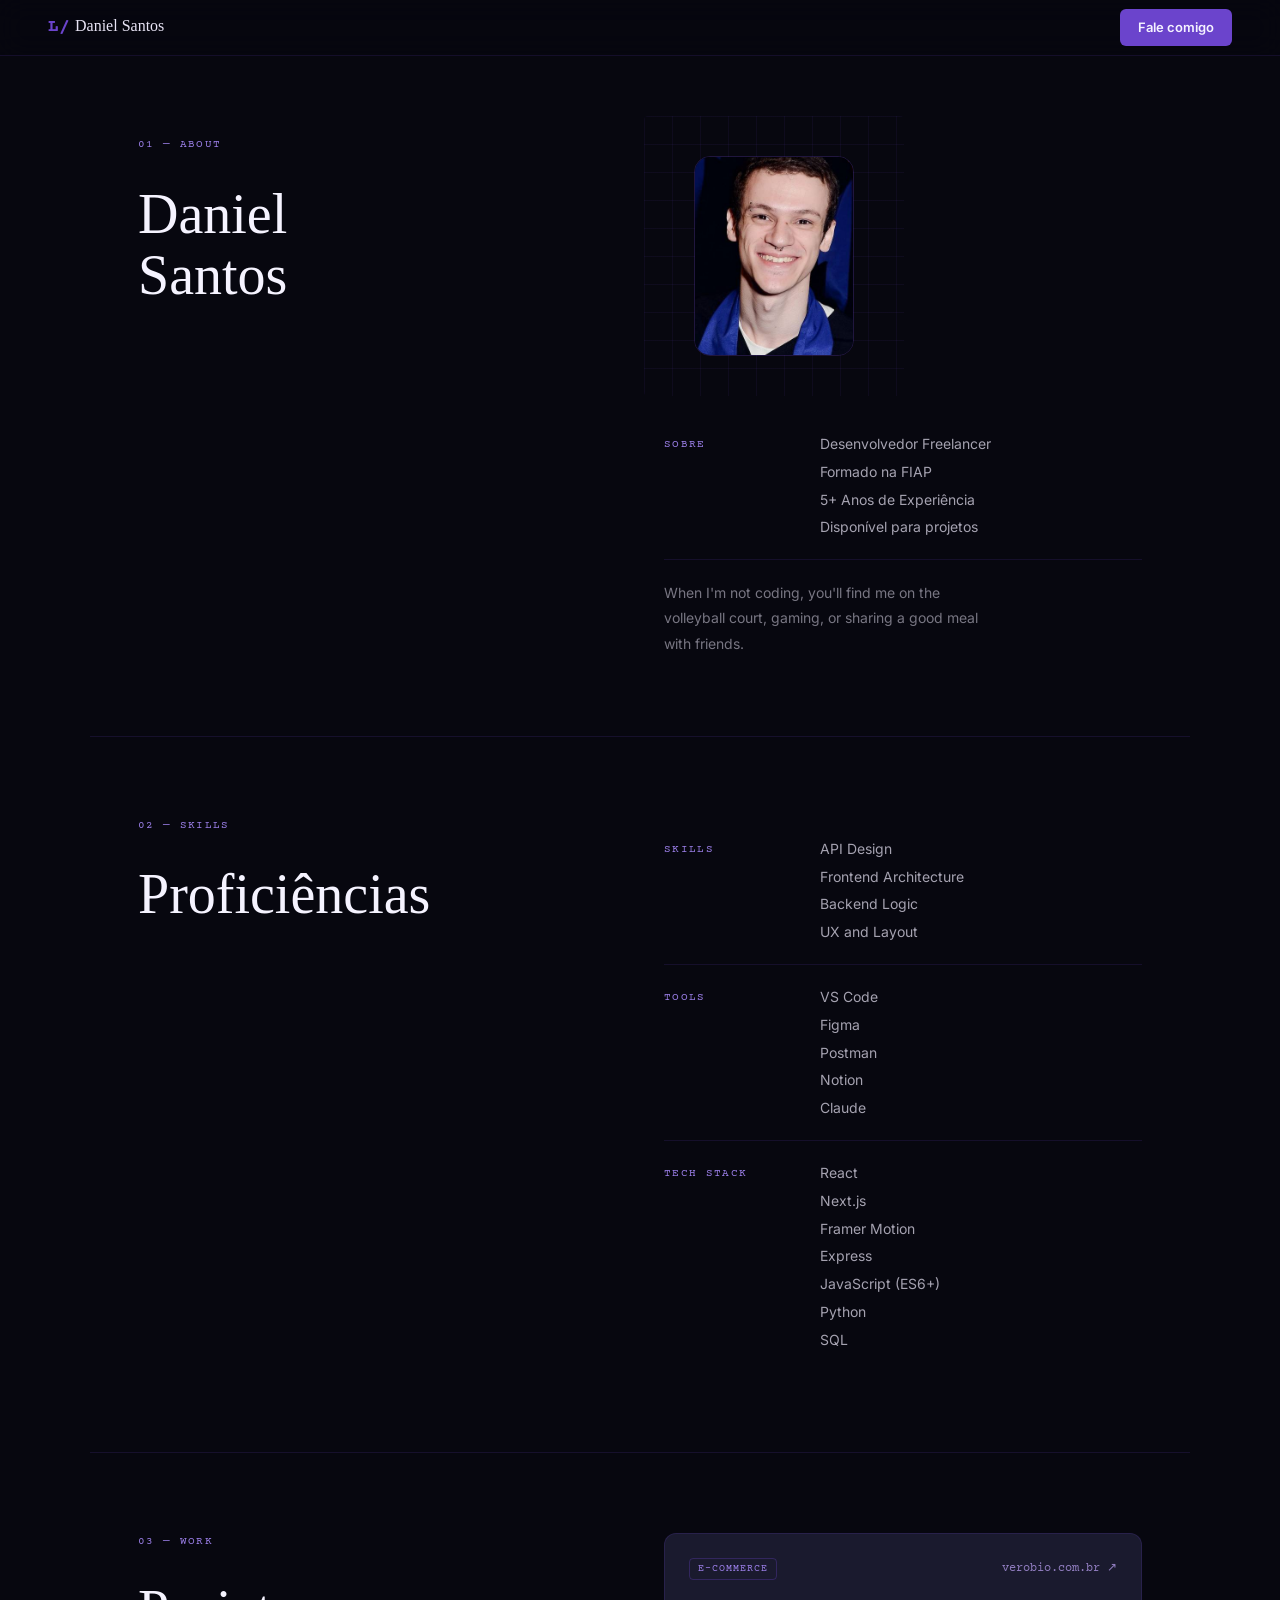
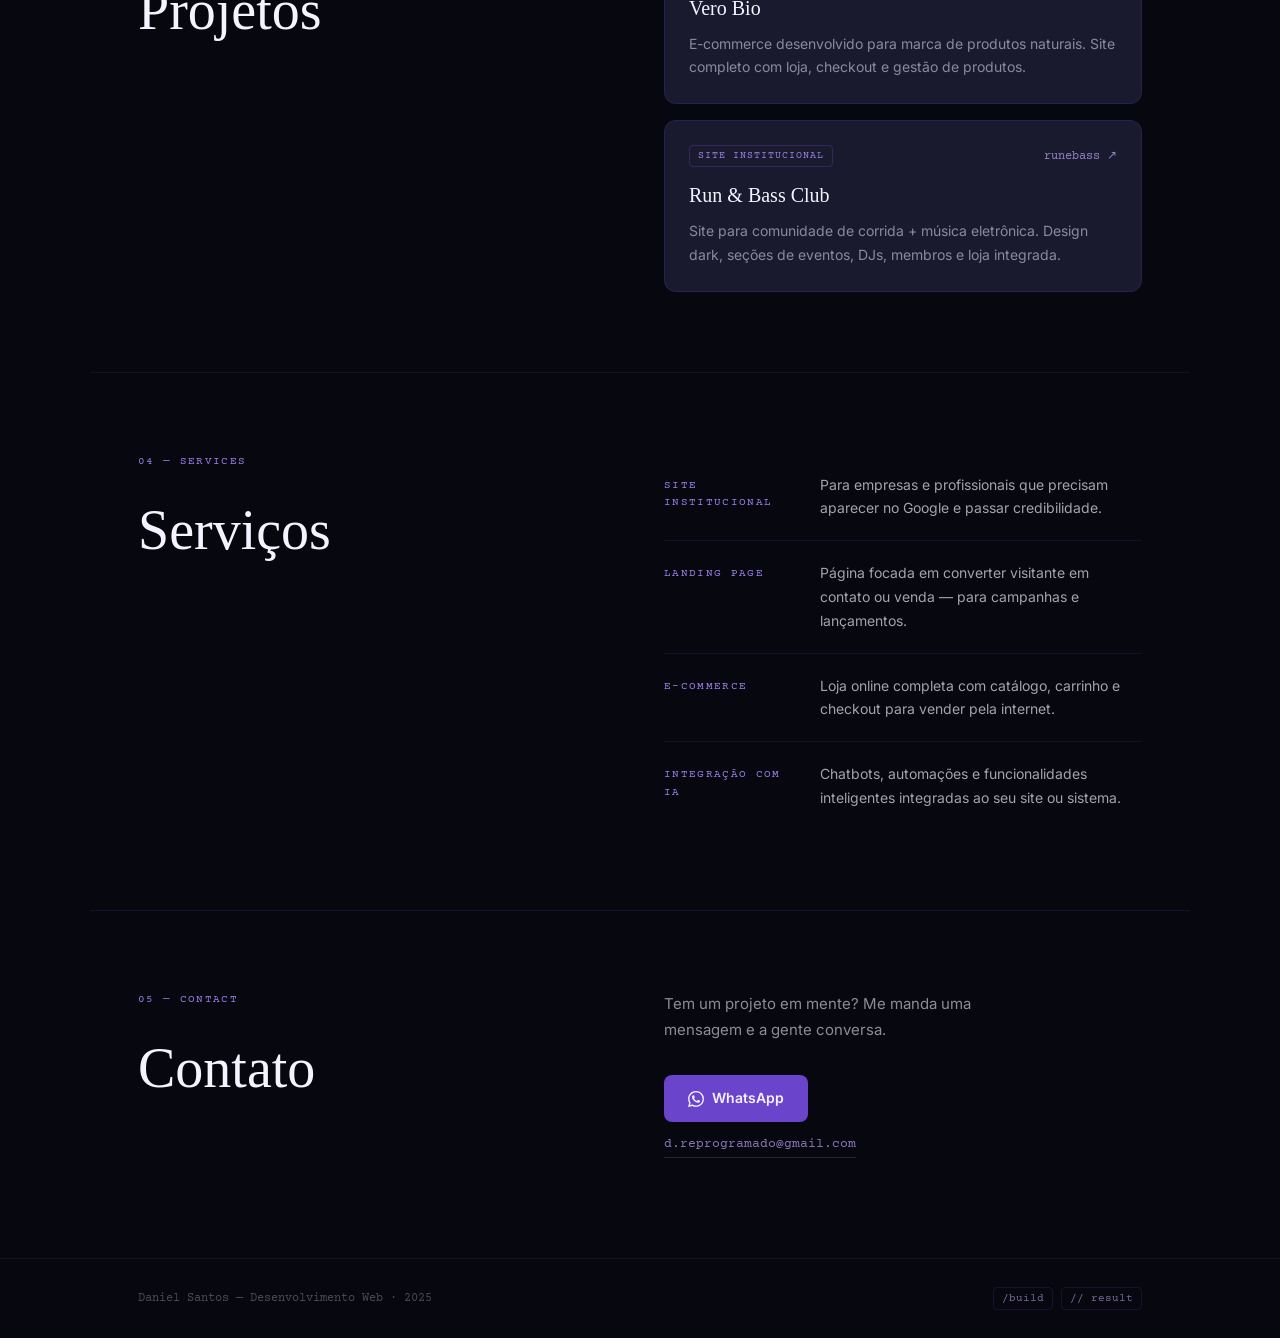
<file: index.html>
<!DOCTYPE html>
<html lang="pt-BR">
<head>
  <meta charset="UTF-8" />
  <meta name="viewport" content="width=device-width, initial-scale=1.0"/>
  <title>Daniel Santos — Desenvolvedor Freelancer</title>
  <link rel="preconnect" href="https://fonts.googleapis.com" />
  <link rel="preconnect" href="https://fonts.gstatic.com" crossorigin />
  <link href="https://fonts.googleapis.com/css2?family=Inter:wght@400;500;600&family=Courier+Prime:wght@400;700&display=swap" rel="stylesheet"/>
  <link rel="stylesheet" href="css/css.css"/>
</head>
<body>

  <!-- NAV -->
  <nav>
    <a href="#" class="brand">
      <span class="brand-icon">L/</span>
      <span class="brand-name">Daniel Santos</span>
    </a>
    <a class="cta-btn" href="https://wa.me/5511964172271" target="_blank" rel="noopener">Fale comigo</a>
  </nav>

  <!-- HERO -->
  <section class="section">
    <div class="fade-in">
      <p style="font-family:var(--font-code);font-size:11px;letter-spacing:.12em;text-transform:uppercase;color:var(--pulse);margin-bottom:14px;">01 — About</p>
      <h1 class="section-title">Daniel<br>Santos</h1>
    </div>

    <div class="right-col fade-in">
      <div class="photo-wrapper">
        <div class="grid-bg"></div>
        <img src="assets/foto.jpg" alt="Daniel Santos" />
      </div>

      <div class="info-block">
        <div class="info-label">Sobre</div>
        <div class="info-values">
          <span>Desenvolvedor Freelancer</span>
          <span>Formado na FIAP</span>
          <span>5+ Anos de Experiência</span>
          <span>Disponível para projetos</span>
        </div>
      </div>

      <div class="bio-text">
        When I'm not coding, you'll find me on the volleyball court, gaming, or sharing a good meal with friends.
      </div>
    </div>
  </section>

  <hr class="divider-line" />

  <!-- PROFICIENCIES -->
  <section class="section">
    <div class="fade-in">
      <p style="font-family:var(--font-code);font-size:11px;letter-spacing:.12em;text-transform:uppercase;color:var(--pulse);margin-bottom:14px;">02 — Skills</p>
      <h2 class="section-title">Profi&shy;ciên&shy;cias</h2>
    </div>

    <div class="right-col fade-in">
      <div class="info-block">
        <div class="info-label">Skills</div>
        <div class="info-values">
          <span>API Design</span>
          <span>Frontend Architecture</span>
          <span>Backend Logic</span>
          <span>UX and Layout</span>
        </div>
      </div>

      <div class="info-block">
        <div class="info-label">Tools</div>
        <div class="info-values">
          <span>VS Code</span>
          <span>Figma</span>
          <span>Postman</span>
          <span>Notion</span>
          <span>Claude</span>
        </div>
      </div>

      <div class="info-block">
        <div class="info-label">Tech Stack</div>
        <div class="info-values">
          <span>React</span>
          <span>Next.js</span>
          <span>Framer Motion</span>
          <span>Express</span>
          <span>JavaScript (ES6+)</span>
          <span>Python</span>
          <span>SQL</span>
        </div>
      </div>
    </div>
  </section>

  <hr class="divider-line" />

  <!-- PROJETOS -->
  <section class="section">
    <div class="fade-in">
      <p style="font-family:var(--font-code);font-size:11px;letter-spacing:.12em;text-transform:uppercase;color:var(--pulse);margin-bottom:14px;">03 — Work</p>
      <h2 class="section-title">Projetos</h2>
    </div>

    <div class="right-col fade-in">
      <div class="project-card">
        <div class="project-header">
          <span class="project-tag">E-commerce</span>
          <a href="https://verobio.com.br" target="_blank" rel="noopener" class="project-link">verobio.com.br ↗</a>
        </div>
        <div class="project-title">Vero Bio</div>
        <div class="project-desc">E-commerce desenvolvido para marca de produtos naturais. Site completo com loja, checkout e gestão de produtos.</div>
      </div>

      <div class="project-card">
        <div class="project-header">
          <span class="project-tag">Site Institucional</span>
          <a href="https://reprogramado.github.io/runebass-site/" target="_blank" rel="noopener" class="project-link">runebass ↗</a>
        </div>
        <div class="project-title">Run &amp; Bass Club</div>
        <div class="project-desc">Site para comunidade de corrida + música eletrônica. Design dark, seções de eventos, DJs, membros e loja integrada.</div>
      </div>
    </div>
  </section>

  <hr class="divider-line" />

  <!-- SERVIÇOS -->
  <section class="section">
    <div class="fade-in">
      <p style="font-family:var(--font-code);font-size:11px;letter-spacing:.12em;text-transform:uppercase;color:var(--pulse);margin-bottom:14px;">04 — Services</p>
      <h2 class="section-title">Serviços</h2>
    </div>

    <div class="right-col fade-in">
      <div class="info-block">
        <div class="info-label">Site Institucional</div>
        <div class="info-values">
          <span>Para empresas e profissionais que precisam aparecer no Google e passar credibilidade.</span>
        </div>
      </div>

      <div class="info-block">
        <div class="info-label">Landing Page</div>
        <div class="info-values">
          <span>Página focada em converter visitante em contato ou venda — para campanhas e lançamentos.</span>
        </div>
      </div>

      <div class="info-block">
        <div class="info-label">E-commerce</div>
        <div class="info-values">
          <span>Loja online completa com catálogo, carrinho e checkout para vender pela internet.</span>
        </div>
      </div>

      <div class="info-block">
        <div class="info-label">Integração com IA</div>
        <div class="info-values">
          <span>Chatbots, automações e funcionalidades inteligentes integradas ao seu site ou sistema.</span>
        </div>
      </div>
    </div>
  </section>

  <hr class="divider-line" />

  <!-- CONTATO -->
  <section class="section contact-section">
    <div class="fade-in">
      <p style="font-family:var(--font-code);font-size:11px;letter-spacing:.12em;text-transform:uppercase;color:var(--pulse);margin-bottom:14px;">05 — Contact</p>
      <h2 class="section-title">Contato</h2>
    </div>

    <div class="right-col fade-in">
      <p class="contact-text">Tem um projeto em mente? Me manda uma mensagem e a gente conversa.</p>
      <div class="contact-actions">
        <a href="https://wa.me/5511964172271" target="_blank" rel="noopener" class="btn-whatsapp">
          <svg width="16" height="16" viewBox="0 0 24 24" fill="currentColor"><path d="M17.472 14.382c-.297-.149-1.758-.867-2.03-.967-.273-.099-.471-.148-.67.15-.197.297-.767.966-.94 1.164-.173.199-.347.223-.644.075-.297-.15-1.255-.463-2.39-1.475-.883-.788-1.48-1.761-1.653-2.059-.173-.297-.018-.458.13-.606.134-.133.298-.347.446-.52.149-.174.198-.298.298-.497.099-.198.05-.371-.025-.52-.075-.149-.669-1.612-.916-2.207-.242-.579-.487-.5-.669-.51-.173-.008-.371-.01-.57-.01-.198 0-.52.074-.792.372-.272.297-1.04 1.016-1.04 2.479 0 1.462 1.065 2.875 1.213 3.074.149.198 2.096 3.2 5.077 4.487.709.306 1.262.489 1.694.625.712.227 1.36.195 1.871.118.571-.085 1.758-.719 2.006-1.413.248-.694.248-1.289.173-1.413-.074-.124-.272-.198-.57-.347m-5.421 7.403h-.004a9.87 9.87 0 0 1-5.031-1.378l-.361-.214-3.741.982.998-3.648-.235-.374a9.86 9.86 0 0 1-1.51-5.26c.001-5.45 4.436-9.884 9.888-9.884 2.64 0 5.122 1.03 6.988 2.898a9.825 9.825 0 0 1 2.893 6.994c-.003 5.45-4.437 9.884-9.885 9.884m8.413-18.297A11.815 11.815 0 0 0 12.05 0C5.495 0 .16 5.335.157 11.892c0 2.096.547 4.142 1.588 5.945L.057 24l6.305-1.654a11.882 11.882 0 0 0 5.683 1.448h.005c6.554 0 11.89-5.335 11.893-11.893a11.821 11.821 0 0 0-3.48-8.413z"/></svg>
          WhatsApp
        </a>
        <a href="mailto:d.reprogramado@gmail.com" class="btn-email">d.reprogramado@gmail.com</a>
      </div>
    </div>
  </section>

  <footer>
    <div class="footer-inner">
      <span class="footer-copy">Daniel Santos — Desenvolvimento Web · 2025</span>
      <div class="footer-badges">
        <span class="footer-badge">/build</span>
        <span class="footer-badge">// result</span>
      </div>
    </div>
  </footer>

</body>
</html>
</file>
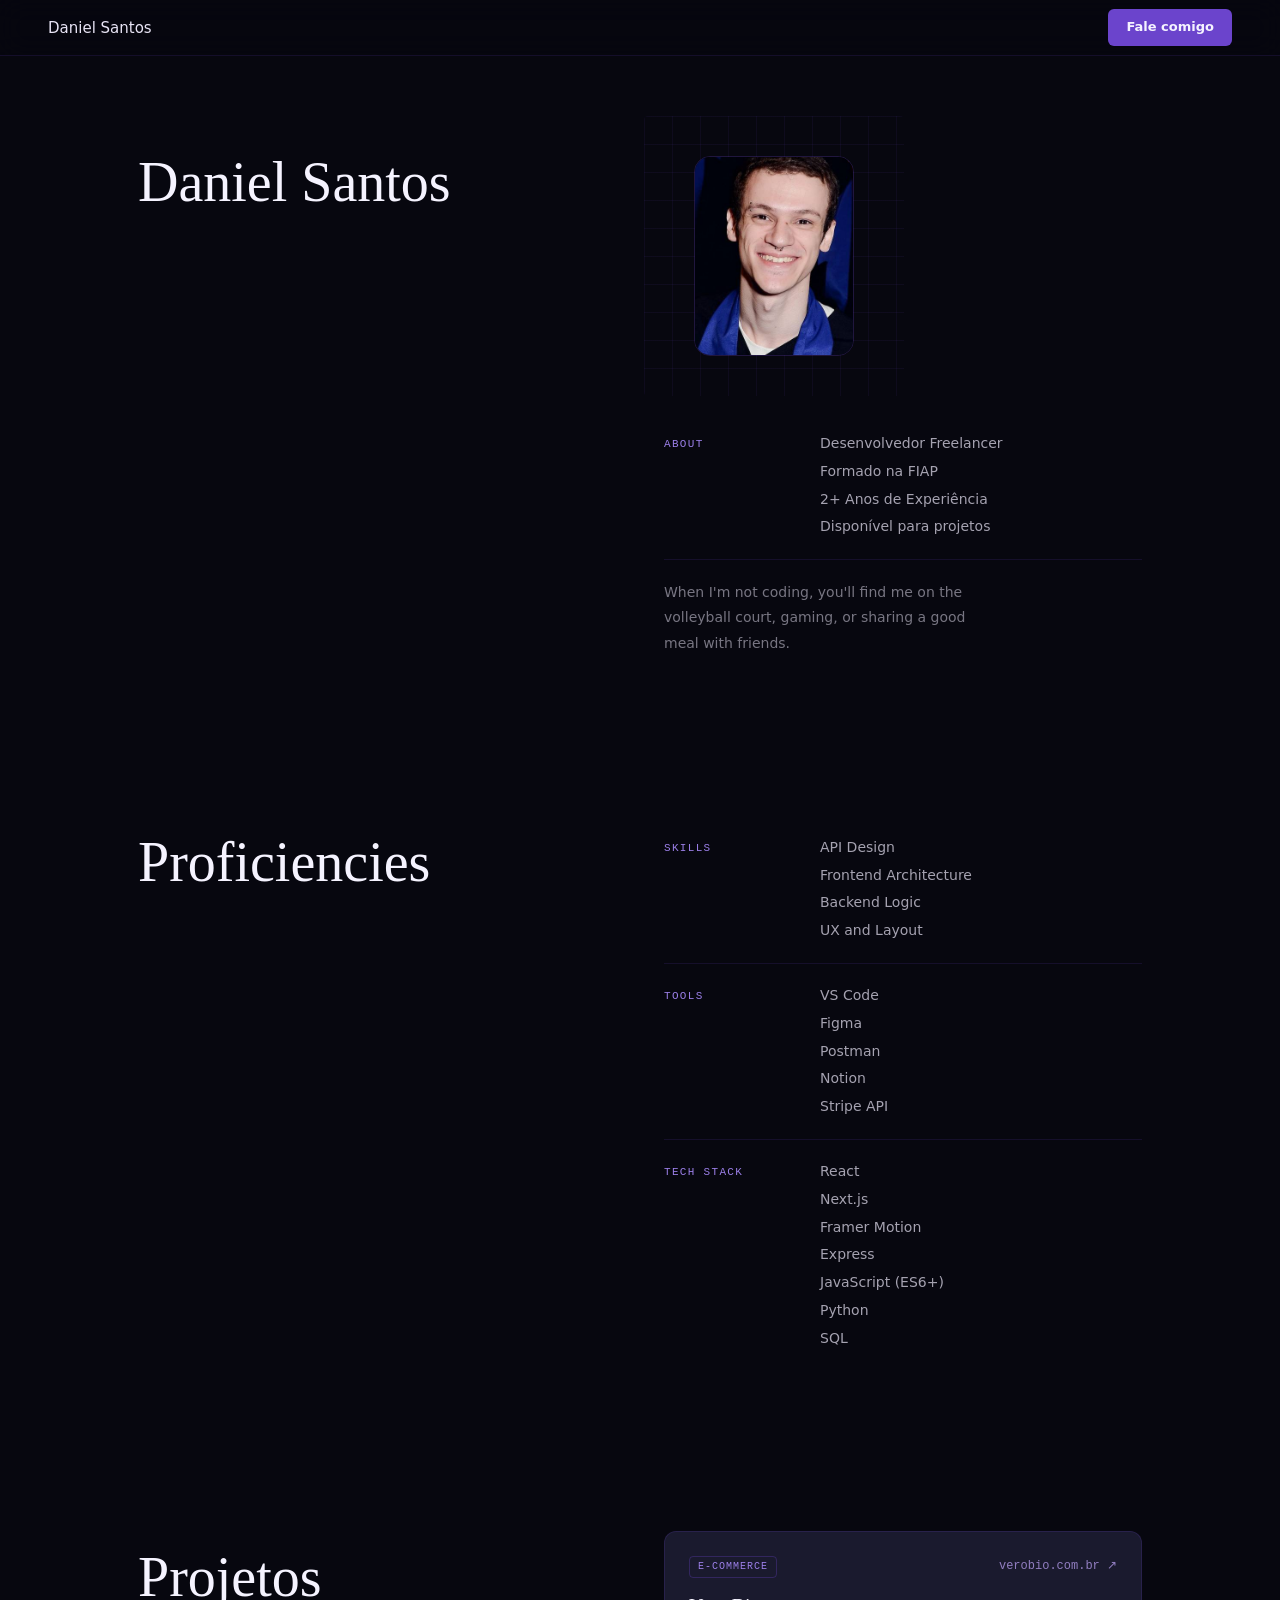
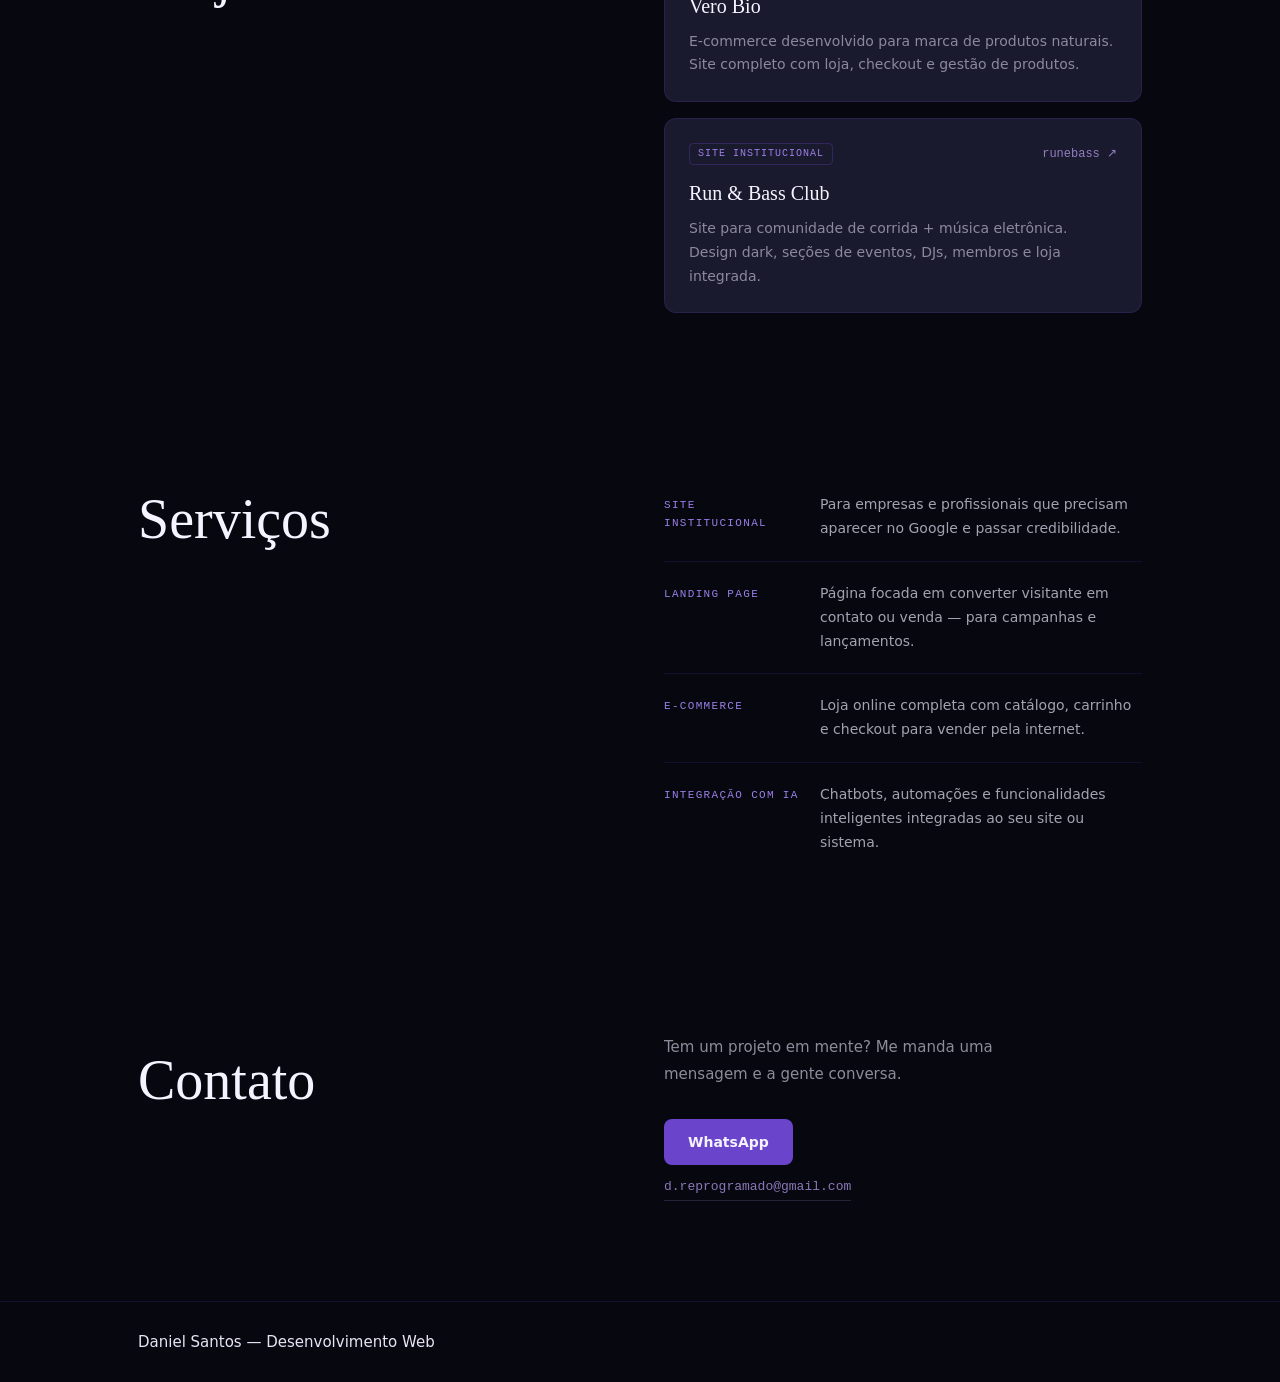
<file: resume.html>
<!DOCTYPE html>
<html lang="en">
<head>
  <meta charset="UTF-8" />
  <meta name="viewport" content="width=device-width, initial-scale=1.0"/>
  <title>Daniel Santos</title>
  <link href="https://fonts.googleapis.com/css2?family=DM+Sans:wght@400;500;700&display=swap" rel="stylesheet"/>
  <link rel="stylesheet" href="css/css.css"/>
  
</head>
<body>

  <!-- NAV -->
  <nav>
    <div class="brand">Daniel Santos</div>
    <a class="cta-btn" href="https://wa.me/5511964172271" target="_blank" rel="noopener">Fale comigo</a>
  </nav>

  <!-- HERO SECTION -->
  <section class="section">
    <div class="fade-in">
      <h1 class="section-title">Daniel Santos</h1>
    </div>

    <div class="right-col fade-in">
      <!-- Photo with grid background -->
      <div class="photo-wrapper">
        <div class="grid-bg"></div>
        <img src="assets/foto.jpg" alt="Daniel Santos">
      </div>

      <!-- About info -->
      <div class="info-block">
        <div class="info-label">About</div>
        <div class="info-values">
          <span>Desenvolvedor Freelancer</span>
          <span>Formado na FIAP</span>
          <span>2+ Anos de Experiência</span>
          <span>Disponível para projetos</span>
        </div>
      </div>

      <div class="bio-text">
        When I'm not coding, you'll find me on the volleyball court, gaming, or sharing a good meal with friends.
      </div>
    </div>
  </section>

  <!-- DIVIDER -->
  <div style="border-top: 1px solid var(--border); max-width: 1100px; margin: 0 auto; padding: 0 48px;"></div>

  <!-- PROFICIENCIES SECTION -->
  <section class="section">
    <div class="fade-in">
      <h2 class="section-title">Proficiencies</h2>
    </div>

    <div class="right-col fade-in">

      <div class="info-block">
        <div class="info-label">Skills</div>
        <div class="info-values">
          <span>API Design</span>
          <span>Frontend Architecture</span>
          <span>Backend Logic</span>
          <span>UX and Layout</span>
        </div>
      </div>

      <div class="info-block">
        <div class="info-label">Tools</div>
        <div class="info-values">
          <span>VS Code</span>
          <span>Figma</span>
          <span>Postman</span>
          <span>Notion</span>
          <span>Stripe API</span>
        </div>
      </div>

      <div class="info-block">
        <div class="info-label">Tech Stack</div>
        <div class="info-values">
          <span>React</span>
          <span>Next.js</span>
          <span>Framer Motion</span>
          <span>Express</span>
          <span>JavaScript (ES6+)</span>
          <span>Python</span>
          <span>SQL</span>
        </div>
      </div>

    </div>
  </section>


  <!-- DIVIDER -->
  <div style="border-top: 1px solid var(--border); max-width: 1100px; margin: 0 auto; padding: 0 48px;"></div>

  <!-- PROJETOS -->
  <section class="section">
    <div class="fade-in">
      <h2 class="section-title">Projetos</h2>
    </div>

    <div class="right-col fade-in">
      <div class="project-card">
        <div class="project-header">
          <span class="project-tag">E-commerce</span>
          <a href="https://verobio.com.br" target="_blank" rel="noopener" class="project-link">verobio.com.br ↗</a>
        </div>
        <div class="project-title">Vero Bio</div>
        <div class="project-desc">E-commerce desenvolvido para marca de produtos naturais. Site completo com loja, checkout e gestão de produtos.</div>
      </div>

      <div class="project-card">
        <div class="project-header">
          <span class="project-tag">Site Institucional</span>
          <a href="https://reprogramado.github.io/runebass-site/" target="_blank" rel="noopener" class="project-link">runebass ↗</a>
        </div>
        <div class="project-title">Run & Bass Club</div>
        <div class="project-desc">Site para comunidade de corrida + música eletrônica. Design dark, seções de eventos, DJs, membros e loja integrada.</div>
      </div>
    </div>
  </section>

  <!-- DIVIDER -->
  <div style="border-top: 1px solid var(--border); max-width: 1100px; margin: 0 auto; padding: 0 48px;"></div>

  <!-- SERVIÇOS -->
  <section class="section">
    <div class="fade-in">
      <h2 class="section-title">Serviços</h2>
    </div>

    <div class="right-col fade-in">
      <div class="info-block">
        <div class="info-label">Site Institucional</div>
        <div class="info-values">
          <span>Para empresas e profissionais que precisam aparecer no Google e passar credibilidade.</span>
        </div>
      </div>

      <div class="info-block">
        <div class="info-label">Landing Page</div>
        <div class="info-values">
          <span>Página focada em converter visitante em contato ou venda — para campanhas e lançamentos.</span>
        </div>
      </div>

      <div class="info-block">
        <div class="info-label">E-commerce</div>
        <div class="info-values">
          <span>Loja online completa com catálogo, carrinho e checkout para vender pela internet.</span>
        </div>
      </div>

      <div class="info-block">
        <div class="info-label">Integração com IA</div>
        <div class="info-values">
          <span>Chatbots, automações e funcionalidades inteligentes integradas ao seu site ou sistema.</span>
        </div>
      </div>
    </div>
  </section>

  <!-- DIVIDER -->
  <div style="border-top: 1px solid var(--border); max-width: 1100px; margin: 0 auto; padding: 0 48px;"></div>

  <!-- CONTATO -->
  <section class="section contact-section">
    <div class="fade-in">
      <h2 class="section-title">Contato</h2>
    </div>

    <div class="right-col fade-in">
      <p class="contact-text">Tem um projeto em mente? Me manda uma mensagem e a gente conversa.</p>
      <div class="contact-actions">
        <a href="https://wa.me/5511964172271" target="_blank" rel="noopener" class="btn-whatsapp">WhatsApp</a>
        <a href="mailto:d.reprogramado@gmail.com" class="btn-email">d.reprogramado@gmail.com</a>
      </div>
    </div>
  </section>

  <footer>
    <div class="footer-inner">Daniel Santos — Desenvolvimento Web</div>
  </footer>

</body>
</html>
</file>
<file: css/css.css>
*, *::before, *::after { box-sizing: border-box; margin: 0; padding: 0; }

:root {
  --void:  #07070F;
  --deep:  #1A1A2E;
  --lumen: #6B44CC;
  --pulse: #9B7FE8;
  --glow:  #C4A8FF;
  --mist:  #E8E4F5;
  --cloud: #F5F3FF;

  --font-display:   Georgia, 'Times New Roman', serif;
  --font-interface: 'Inter', system-ui, sans-serif;
  --font-code:      'Courier Prime', 'Courier New', monospace;
}

html { scroll-behavior: smooth; }

body {
  background: var(--void);
  color: var(--mist);
  font-family: var(--font-interface);
  font-size: 15px;
  line-height: 1.6;
  min-height: 100vh;
  -webkit-font-smoothing: antialiased;
}

/* ── NAV ─────────────────────────────────────────── */
nav {
  background: rgba(7, 7, 15, 0.85);
  backdrop-filter: blur(14px);
  -webkit-backdrop-filter: blur(14px);
  border-bottom: 1px solid rgba(107, 68, 204, 0.15);
  display: flex;
  align-items: center;
  justify-content: space-between;
  padding: 0 48px;
  height: 56px;
  position: sticky;
  top: 0;
  z-index: 100;
}

.brand {
  display: flex;
  align-items: baseline;
  gap: 0;
  text-decoration: none;
}

.brand-icon {
  font-family: var(--font-code);
  font-size: 18px;
  font-weight: 700;
  color: var(--lumen);
}

.brand-name {
  font-family: var(--font-display);
  font-size: 16px;
  color: var(--mist);
  margin-left: 5px;
}

.brand-sub {
  font-family: var(--font-code);
  font-size: 12px;
  color: var(--glow);
}

nav .cta-btn {
  font-family: var(--font-interface);
  font-size: 13px;
  font-weight: 600;
  color: var(--cloud);
  background: var(--lumen);
  border: none;
  border-radius: 6px;
  padding: 8px 18px;
  text-decoration: none;
  transition: background 0.2s;
}

nav .cta-btn:hover { background: var(--pulse); }

/* ── SECTIONS ────────────────────────────────────── */
.section {
  display: grid;
  grid-template-columns: 1fr 1fr;
  max-width: 1100px;
  margin: 0 auto;
  padding: 80px 48px;
  gap: 48px;
  align-items: start;
}

.section-title {
  font-family: var(--font-display);
  font-size: clamp(36px, 5vw, 56px);
  font-weight: 400;
  line-height: 1.1;
  color: var(--cloud);
  padding-top: 16px;
}

/* ── RIGHT COLUMN ────────────────────────────────── */
.right-col {
  display: flex;
  flex-direction: column;
  gap: 0;
}

/* ── PHOTO ───────────────────────────────────────── */
.photo-wrapper {
  position: relative;
  width: 220px;
  height: 240px;
  margin-bottom: 36px;
}

.grid-bg {
  position: absolute;
  inset: -20px;
  background-image:
    linear-gradient(rgba(107, 68, 204, 0.08) 1px, transparent 1px),
    linear-gradient(90deg, rgba(107, 68, 204, 0.08) 1px, transparent 1px);
  background-size: 28px 28px;
  border-radius: 4px;
}

.photo-wrapper img {
  position: relative;
  width: 160px;
  height: 200px;
  object-fit: cover;
  border-radius: 16px;
  display: block;
  margin: 20px auto 0;
  border: 1px solid rgba(107, 68, 204, 0.25);
}

/* ── INFO ROWS ───────────────────────────────────── */
.info-block {
  padding: 20px 0;
  border-bottom: 1px solid rgba(107, 68, 204, 0.15);
  display: grid;
  grid-template-columns: 140px 1fr;
  gap: 16px;
}

.info-block:last-child { border-bottom: none; }

.info-label {
  font-family: var(--font-code);
  font-size: 11px;
  letter-spacing: 0.12em;
  text-transform: uppercase;
  color: var(--pulse);
  padding-top: 4px;
}

.info-values {
  display: flex;
  flex-direction: column;
  gap: 4px;
}

.info-values span {
  font-size: 14px;
  color: var(--mist);
  opacity: 0.7;
  line-height: 1.7;
}

.bio-text {
  font-size: 14px;
  color: var(--mist);
  opacity: 0.5;
  line-height: 1.8;
  padding: 20px 0 0;
  max-width: 340px;
}

/* ── DIVIDER ─────────────────────────────────────── */
.divider-line {
  border: none;
  border-top: 1px solid rgba(107, 68, 204, 0.15);
  max-width: 1100px;
  margin: 0 auto;
  padding: 0 48px;
}

/* ── ANIMATIONS ──────────────────────────────────── */
.fade-in {
  opacity: 0;
  transform: translateY(16px);
  animation: fadeUp 0.55s ease forwards;
}

.fade-in:nth-child(1) { animation-delay: 0.05s; }
.fade-in:nth-child(2) { animation-delay: 0.15s; }
.fade-in:nth-child(3) { animation-delay: 0.25s; }

@keyframes fadeUp {
  to { opacity: 1; transform: translateY(0); }
}

/* ── PROJECT CARDS ───────────────────────────────── */
.project-card {
  padding: 24px;
  margin-bottom: 16px;
  background: var(--deep);
  border: 1px solid rgba(107, 68, 204, 0.18);
  border-radius: 12px;
  transition: border-color 0.25s, transform 0.2s, box-shadow 0.25s;
  position: relative;
  overflow: hidden;
}

.project-card::before {
  content: '';
  position: absolute;
  top: 0; left: 0; right: 0;
  height: 2px;
  background: linear-gradient(90deg, transparent, var(--lumen), transparent);
  opacity: 0;
  transition: opacity 0.3s;
}

.project-card:last-child { margin-bottom: 0; }

.project-card:hover {
  border-color: rgba(107, 68, 204, 0.45);
  transform: translateY(-3px);
  box-shadow: 0 16px 40px rgba(107, 68, 204, 0.1);
}

.project-card:hover::before { opacity: 1; }

.project-header {
  display: flex;
  align-items: center;
  justify-content: space-between;
  margin-bottom: 12px;
}

.project-tag {
  font-family: var(--font-code);
  font-size: 10px;
  font-weight: 400;
  letter-spacing: 0.1em;
  text-transform: uppercase;
  color: var(--pulse);
  border: 1px solid rgba(107, 68, 204, 0.3);
  border-radius: 4px;
  padding: 2px 8px;
}

.project-link {
  font-family: var(--font-code);
  font-size: 12px;
  color: var(--glow);
  text-decoration: none;
  opacity: 0.7;
  transition: opacity 0.15s;
}

.project-link:hover { opacity: 1; }

.project-title {
  font-family: var(--font-display);
  font-size: 20px;
  font-weight: 400;
  color: var(--cloud);
  margin-bottom: 8px;
}

.project-desc {
  font-size: 14px;
  color: var(--mist);
  opacity: 0.55;
  line-height: 1.7;
}

/* ── CONTACT ─────────────────────────────────────── */
.contact-section { padding-bottom: 100px; }

.contact-text {
  font-size: 15px;
  color: var(--mist);
  opacity: 0.6;
  line-height: 1.75;
  margin-bottom: 32px;
  max-width: 340px;
}

.contact-actions {
  display: flex;
  flex-direction: column;
  gap: 12px;
  align-items: flex-start;
}

.btn-whatsapp {
  display: inline-flex;
  align-items: center;
  gap: 8px;
  font-size: 14px;
  font-family: var(--font-interface);
  font-weight: 600;
  color: var(--cloud);
  background: var(--lumen);
  border-radius: 8px;
  padding: 12px 24px;
  text-decoration: none;
  transition: background 0.2s, transform 0.15s;
}

.btn-whatsapp:hover { background: var(--pulse); transform: translateY(-1px); }

.btn-email {
  font-family: var(--font-code);
  font-size: 13px;
  color: var(--glow);
  text-decoration: none;
  opacity: 0.7;
  border-bottom: 1px solid rgba(196, 168, 255, 0.25);
  padding-bottom: 2px;
  transition: opacity 0.15s;
}

.btn-email:hover { opacity: 1; }

/* ── FOOTER ──────────────────────────────────────── */
footer {
  border-top: 1px solid rgba(107, 68, 204, 0.15);
}

.footer-inner {
  max-width: 1100px;
  margin: 0 auto;
  padding: 28px 48px;
  display: flex;
  align-items: center;
  justify-content: space-between;
  flex-wrap: wrap;
  gap: 12px;
}

.footer-copy {
  font-family: var(--font-code);
  font-size: 12px;
  color: var(--mist);
  opacity: 0.3;
}

.footer-badges {
  display: flex;
  gap: 8px;
}

.footer-badge {
  font-family: var(--font-code);
  font-size: 11px;
  color: var(--glow);
  border: 1px solid rgba(107, 68, 204, 0.3);
  border-radius: 4px;
  padding: 2px 8px;
  opacity: 0.6;
}

/* ── RESPONSIVE ──────────────────────────────────── */
@media (max-width: 768px) {
  nav { padding: 0 24px; }

  .section {
    grid-template-columns: 1fr;
    padding: 56px 24px;
    gap: 28px;
  }

  .footer-inner { padding: 24px; }

  .contact-actions { align-items: stretch; }
  .btn-whatsapp { justify-content: center; }
}
</file>
